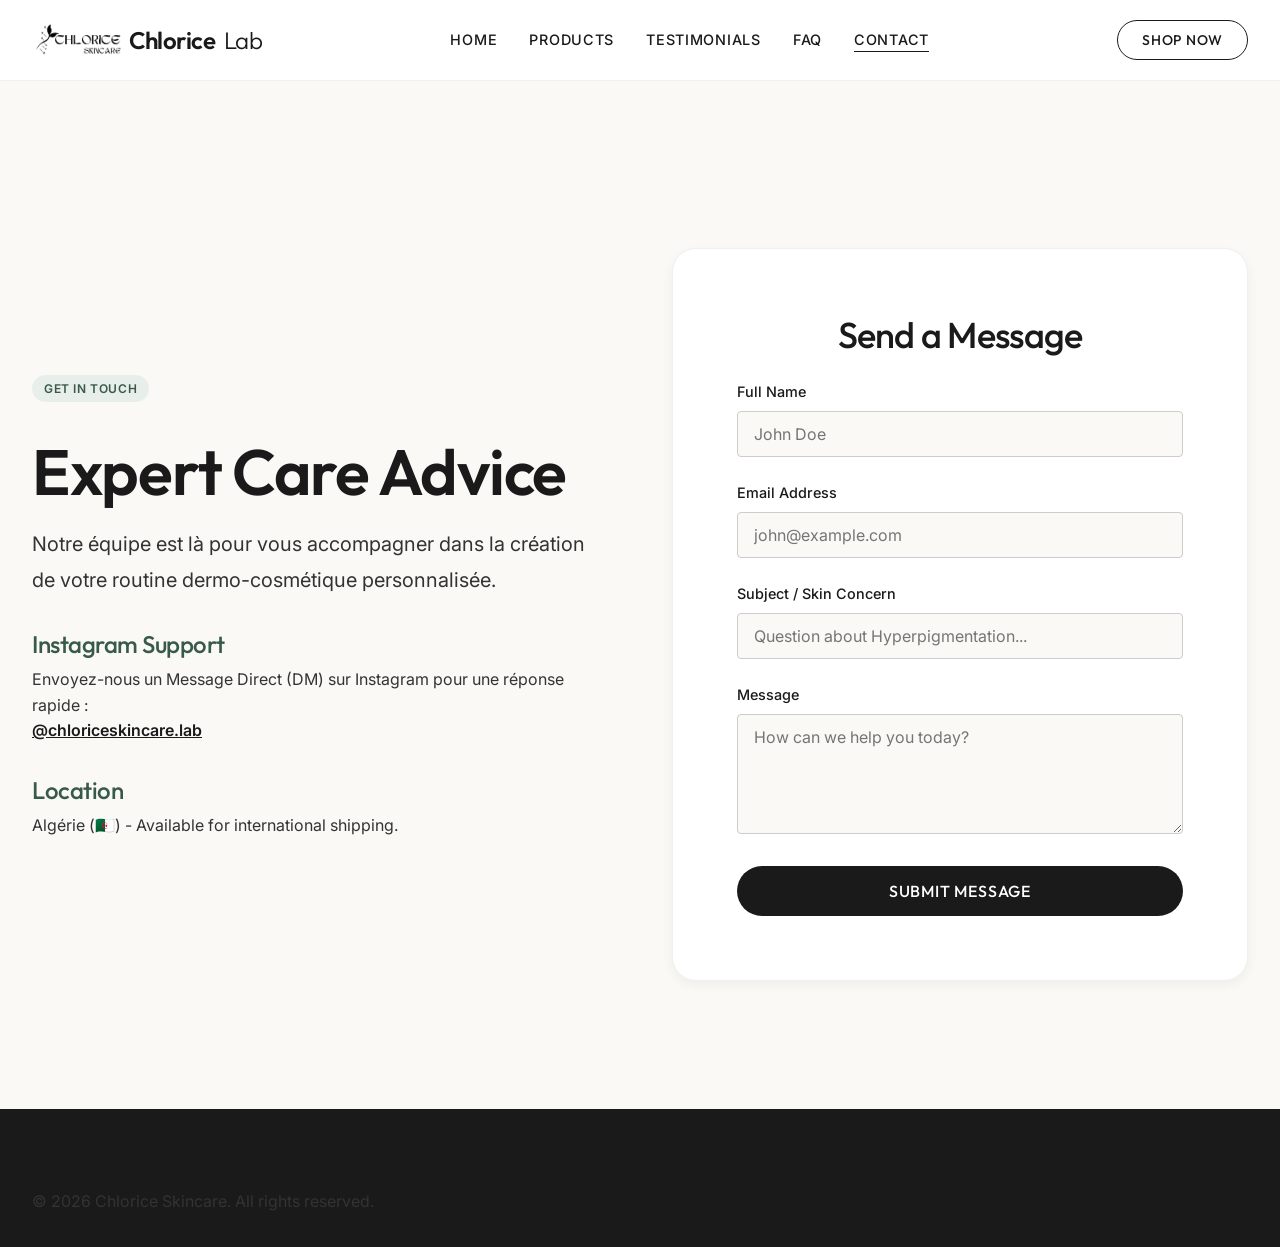
<file: contact.html>
<!DOCTYPE html>
<html lang="en">

<head>
    <meta charset="UTF-8">
    <meta name="viewport" content="width=device-width, initial-scale=1.0">
    <title>Contact Us | Chlorice Skincare</title>
    <link
        href="https://fonts.googleapis.com/css2?family=Inter:wght@300;400;500;600&family=Outfit:wght@300;400;500;600;700&display=swap"
        rel="stylesheet">
    <link rel="stylesheet" href="css/style.css">
    <style>
        .contact-form {
            background: var(--color-white);
            padding: var(--spacing-lg);
            border-radius: var(--border-radius-lg);
            box-shadow: var(--shadow-sm);
            border: 1px solid var(--color-grey-light);
        }

        .form-group {
            margin-bottom: 1.5rem;
        }

        .form-label {
            display: block;
            margin-bottom: 0.5rem;
            font-weight: 500;
            font-size: 0.9rem;
        }

        .form-control {
            width: 100%;
            padding: 0.75rem 1rem;
            border: 1px solid var(--color-grey-medium);
            border-radius: var(--border-radius-sm);
            font-family: var(--font-body);
            font-size: 1rem;
            background-color: var(--color-off-white);
            transition: border-color 0.2s;
        }

        .form-control:focus {
            outline: none;
            border-color: var(--color-botanical-green);
            background-color: var(--color-white);
        }

        textarea.form-control {
            resize: vertical;
            min-height: 120px;
        }
    </style>
</head>

<body style="background-color: var(--color-off-white);">
    <header class="header">
        <div class="container header-container">
            <a href="index.html" class="logo">
                <img src="img/logo.png" alt="Logo"> Chlorice <span style="font-weight: 300;">Lab</span>
            </a>
            <nav>
                <ul class="nav-links">
                    <li><a href="index.html" class="nav-link">Home</a></li>
                    <li><a href="products.html" class="nav-link">Products</a></li>
                    <li><a href="testimonials.html" class="nav-link">Testimonials</a></li>
                    <li><a href="faq.html" class="nav-link">FAQ</a></li>
                    <li><a href="contact.html" class="nav-link active">Contact</a></li>
                </ul>
            </nav>
            <div class="header-actions">
                <a href="products.html" class="btn btn-outline"
                    style="padding: 0.75rem 1.5rem; font-size: 0.875rem;">Shop Now</a>
                <button class="menu-toggle" aria-label="Toggle menu">&#9776;</button>
            </div>
        </div>
    </header>

    <main style="padding-top: 120px;">
        <section class="section">
            <div class="container layout-split align-center">

                <div class="fade-in-up">
                    <span class="badge">Get in Touch</span>
                    <h1 style="margin-top: 1rem;">Expert Care Advice</h1>
                    <p class="text-lead" style="margin-bottom: 2rem;">Notre équipe est là pour vous accompagner dans la
                        création de votre routine dermo-cosmétique personnalisée.</p>

                    <div style="margin-bottom: 2rem;">
                        <h4 style="margin-bottom: 0.5rem; color: var(--color-botanical-green);">Instagram Support</h4>
                        <p>Envoyez-nous un Message Direct (DM) sur Instagram pour une réponse rapide :<br>
                            <a href="#"
                                style="font-weight: 600; text-decoration: underline; color: var(--color-black);">@chloriceskincare.lab</a>
                        </p>
                    </div>

                    <div>
                        <h4 style="margin-bottom: 0.5rem; color: var(--color-botanical-green);">Location</h4>
                        <p>Algérie (🇩🇿) - Available for international shipping.</p>
                    </div>
                </div>

                <div class="contact-form fade-in-up" style="transition-delay: 0.2s;">
                    <h3 style="margin-bottom: 1.5rem; text-align: center;">Send a Message</h3>
                    <form action="#" method="POST">
                        <div class="form-group">
                            <label class="form-label" for="name">Full Name</label>
                            <input type="text" id="name" class="form-control" required placeholder="John Doe">
                        </div>
                        <div class="form-group">
                            <label class="form-label" for="email">Email Address</label>
                            <input type="email" id="email" class="form-control" required placeholder="john@example.com">
                        </div>
                        <div class="form-group">
                            <label class="form-label" for="subject">Subject / Skin Concern</label>
                            <input type="text" id="subject" class="form-control" required
                                placeholder="Question about Hyperpigmentation...">
                        </div>
                        <div class="form-group">
                            <label class="form-label" for="message">Message</label>
                            <textarea id="message" class="form-control" required
                                placeholder="How can we help you today?"></textarea>
                        </div>
                        <button type="submit" class="btn btn-primary" style="width: 100%;">Submit Message</button>
                    </form>
                </div>

            </div>
        </section>
    </main>

    <footer class="footer">
        <div class="container">
            <div class="footer-bottom" style="border: none;">
                <p>&copy; 2026 Chlorice Skincare. All rights reserved.</p>
            </div>
        </div>
    </footer>
    <script src="js/main.js"></script>
</body>

</html>
</file>
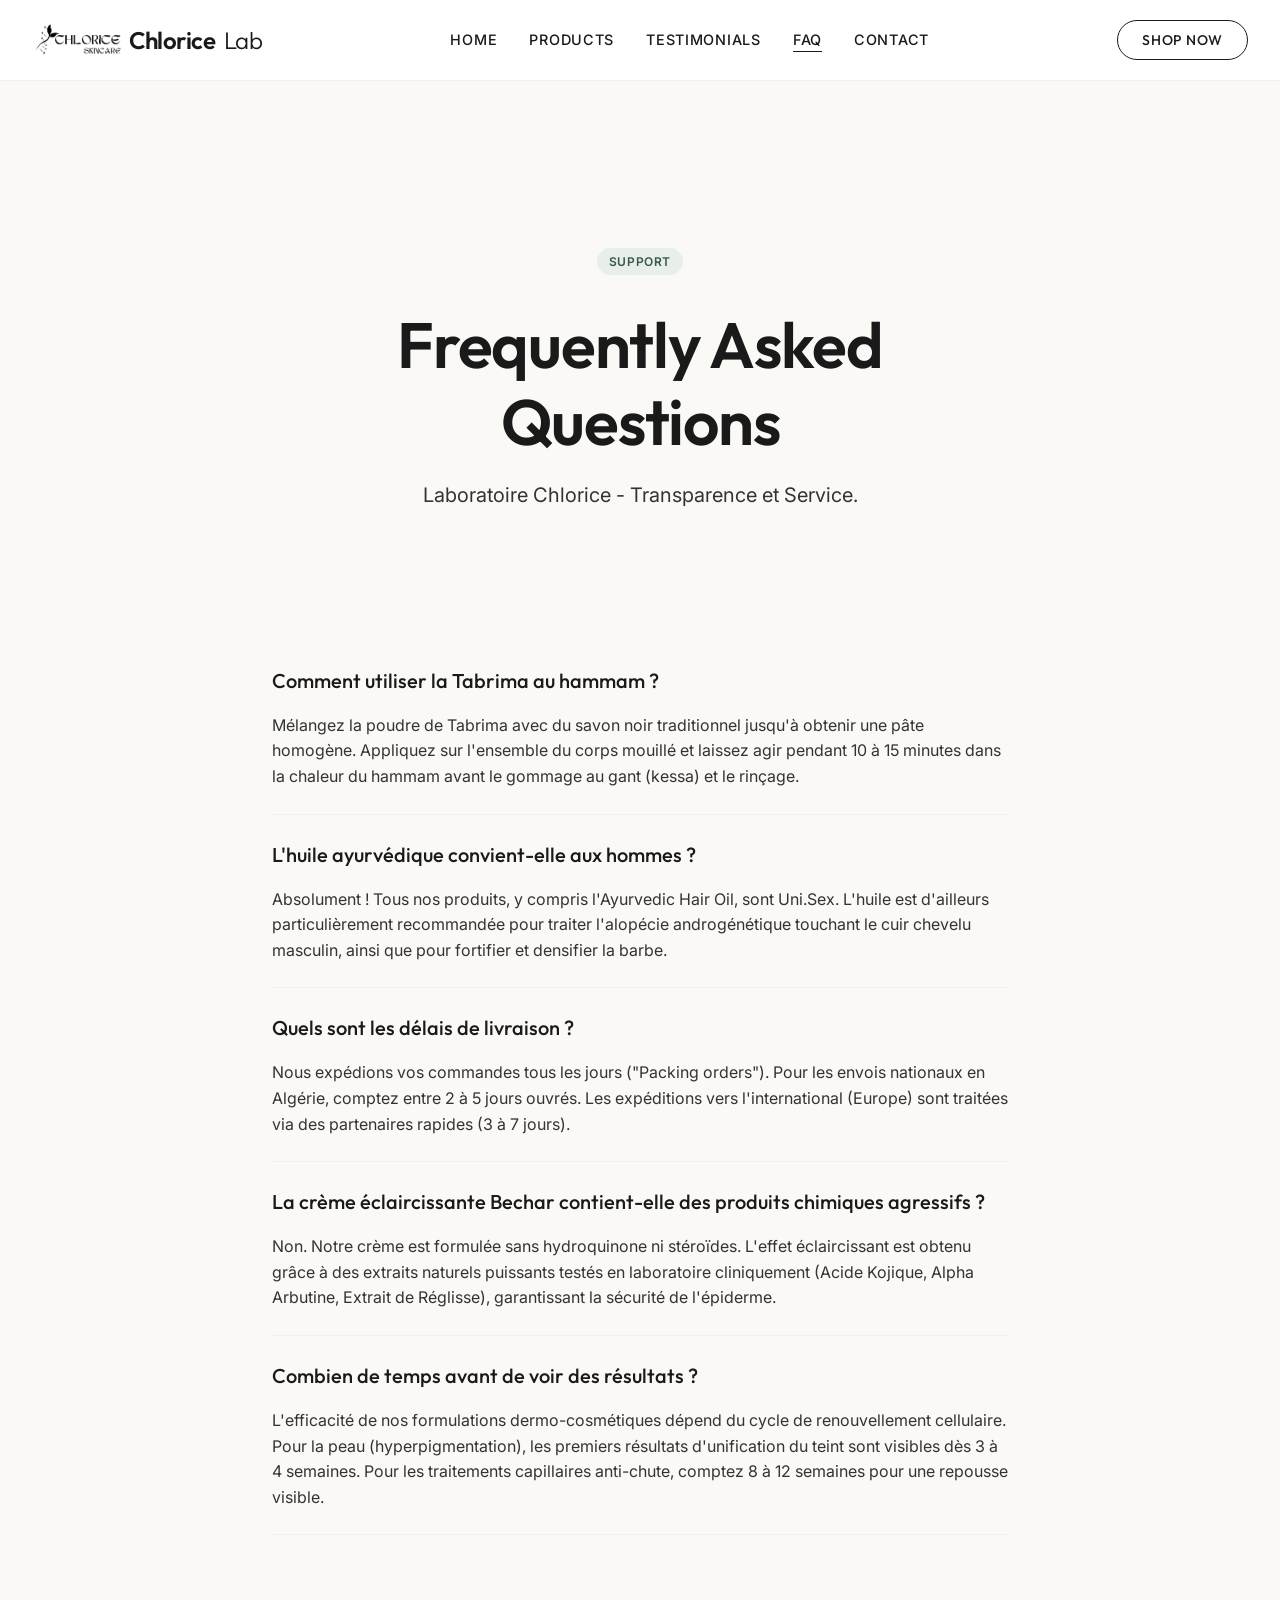
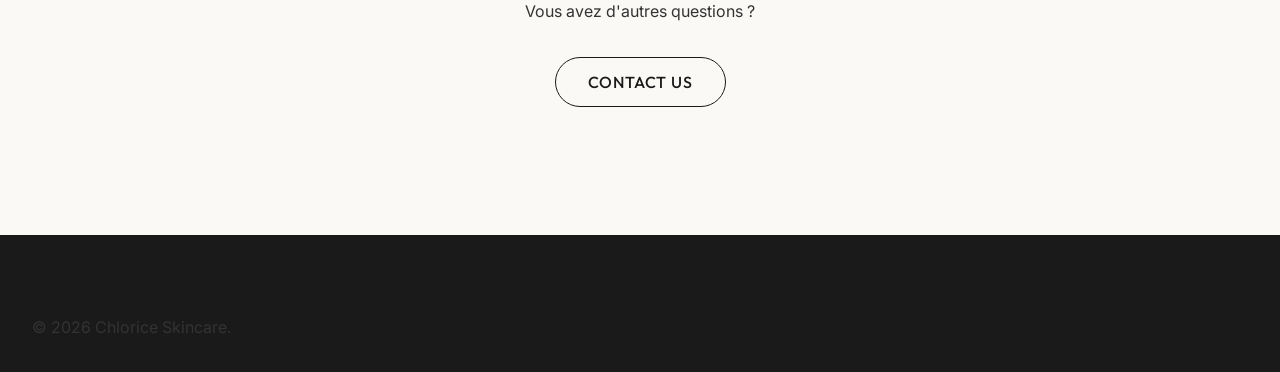
<file: faq.html>
<!DOCTYPE html>
<html lang="en">

<head>
    <meta charset="UTF-8">
    <meta name="viewport" content="width=device-width, initial-scale=1.0">
    <title>FAQ & Support | Chlorice Skincare</title>
    <link
        href="https://fonts.googleapis.com/css2?family=Inter:wght@300;400;500;600&family=Outfit:wght@300;400;500;600;700&display=swap"
        rel="stylesheet">
    <link rel="stylesheet" href="css/style.css">
    <style>
        .faq-item {
            border-bottom: 1px solid var(--color-grey-light);
            padding: 1.5rem 0;
        }

        .faq-question {
            font-family: var(--font-heading);
            font-size: 1.25rem;
            font-weight: 500;
            margin-bottom: 1rem;
            color: var(--color-black);
        }

        .faq-answer {
            color: var(--color-black-light);
            font-size: 1rem;
            line-height: 1.6;
        }
    </style>
</head>

<body>
    <header class="header">
        <div class="container header-container">
            <a href="index.html" class="logo">
                <img src="img/logo.png" alt="Logo"> Chlorice <span style="font-weight: 300;">Lab</span>
            </a>
            <nav>
                <ul class="nav-links">
                    <li><a href="index.html" class="nav-link">Home</a></li>
                    <li><a href="products.html" class="nav-link">Products</a></li>
                    <li><a href="testimonials.html" class="nav-link">Testimonials</a></li>
                    <li><a href="faq.html" class="nav-link active">FAQ</a></li>
                    <li><a href="contact.html" class="nav-link">Contact</a></li>
                </ul>
            </nav>
            <div class="header-actions">
                <a href="products.html" class="btn btn-outline"
                    style="padding: 0.75rem 1.5rem; font-size: 0.875rem;">Shop Now</a>
            </div>
        </div>
    </header>

    <main style="padding-top: 120px;">
        <section class="section">
            <div class="container" style="max-width: 800px;">
                <div class="text-center fade-in-up" style="margin-bottom: var(--spacing-xl);">
                    <span class="badge">Support</span>
                    <h1 style="margin-top: 1rem;">Frequently Asked Questions</h1>
                    <p class="text-lead">Laboratoire Chlorice - Transparence et Service.</p>
                </div>

                <div class="faq-list fade-in-up" style="transition-delay: 0.1s;">
                    <div class="faq-item">
                        <div class="faq-question">Comment utiliser la Tabrima au hammam ?</div>
                        <div class="faq-answer">Mélangez la poudre de Tabrima avec du savon noir traditionnel jusqu'à
                            obtenir une pâte homogène. Appliquez sur l'ensemble du corps mouillé et laissez agir pendant
                            10 à 15 minutes dans la chaleur du hammam avant le gommage au gant (kessa) et le rinçage.
                        </div>
                    </div>

                    <div class="faq-item">
                        <div class="faq-question">L'huile ayurvédique convient-elle aux hommes ?</div>
                        <div class="faq-answer">Absolument ! Tous nos produits, y compris l'Ayurvedic Hair Oil, sont
                            Uni.Sex. L'huile est d'ailleurs particulièrement recommandée pour traiter l'alopécie
                            androgénétique touchant le cuir chevelu masculin, ainsi que pour fortifier et densifier la
                            barbe.</div>
                    </div>

                    <div class="faq-item">
                        <div class="faq-question">Quels sont les délais de livraison ?</div>
                        <div class="faq-answer">Nous expédions vos commandes tous les jours ("Packing orders"). Pour les
                            envois nationaux en Algérie, comptez entre 2 à 5 jours ouvrés. Les expéditions vers
                            l'international (Europe) sont traitées via des partenaires rapides (3 à 7 jours).</div>
                    </div>

                    <div class="faq-item">
                        <div class="faq-question">La crème éclaircissante Bechar contient-elle des produits chimiques
                            agressifs ?</div>
                        <div class="faq-answer">Non. Notre crème est formulée sans hydroquinone ni stéroïdes. L'effet
                            éclaircissant est obtenu grâce à des extraits naturels puissants testés en laboratoire
                            cliniquement (Acide Kojique, Alpha Arbutine, Extrait de Réglisse), garantissant la sécurité
                            de l'épiderme.</div>
                    </div>

                    <div class="faq-item">
                        <div class="faq-question">Combien de temps avant de voir des résultats ?</div>
                        <div class="faq-answer">L'efficacité de nos formulations dermo-cosmétiques dépend du cycle de
                            renouvellement cellulaire. Pour la peau (hyperpigmentation), les premiers résultats
                            d'unification du teint sont visibles dès 3 à 4 semaines. Pour les traitements capillaires
                            anti-chute, comptez 8 à 12 semaines pour une repousse visible.</div>
                    </div>
                </div>

                <div class="text-center fade-in-up" style="margin-top: 4rem;">
                    <p>Vous avez d'autres questions ?</p>
                    <a href="contact.html" class="btn btn-outline" style="margin-top: 1rem;">Contact Us</a>
                </div>
            </div>
        </section>
    </main>

    <footer class="footer">
        <div class="container">
            <div class="footer-bottom" style="border: none;">
                <p>&copy; 2026 Chlorice Skincare.</p>
            </div>
        </div>
    </footer>
    <script src="js/main.js"></script>
</body>

</html>
</file>
<file: css/style.css>
/* ==========================================================================
   CSS BASE & VARIABLES
   ========================================================================== */

/* Variables */
:root {
    /* Colors */
    --color-white: #ffffff;
    --color-off-white: #faf9f6;
    /* Very subtle warm neutral */
    --color-black: #1a1a1a;
    --color-black-light: #333333;
    --color-botanical-green: #385A48;
    /* Deep elegant green */
    --color-botanical-light: #E8EFEA;
    --color-terracotta: #C47C5D;
    /* Warm earthy accent */
    --color-terracotta-light: #F4EAE6;
    --color-grey-light: #F0F0F0;
    --color-grey-medium: #CCCCCC;

    /* Typography */
    --font-heading: 'Outfit', sans-serif;
    --font-body: 'Inter', sans-serif;

    /* Spacing */
    --spacing-xs: 0.5rem;
    /* 8px */
    --spacing-sm: 1rem;
    /* 16px */
    --spacing-md: 2rem;
    /* 32px */
    --spacing-lg: 4rem;
    /* 64px */
    --spacing-xl: 8rem;
    /* 128px */

    /* Layout */
    --container-width: 1280px;
    --container-padding: 2rem;
    --container-padding-mobile: 1rem;

    /* Borders & Radius */
    --border-radius-sm: 4px;
    --border-radius-md: 12px;
    --border-radius-lg: 24px;
    --border-radius-full: 9999px;

    /* Shadows */
    --shadow-sm: 0 4px 12px rgba(0, 0, 0, 0.05);
    --shadow-md: 0 8px 24px rgba(0, 0, 0, 0.08);
    --shadow-lg: 0 20px 40px rgba(0, 0, 0, 0.12);

    /* Transitions */
    --transition-fast: 0.2s ease;
    --transition-normal: 0.4s cubic-bezier(0.25, 0.46, 0.45, 0.94);
    --transition-slow: 0.8s cubic-bezier(0.25, 0.46, 0.45, 0.94);
}

/* Reset */
*,
*::before,
*::after {
    box-sizing: border-box;
    margin: 0;
    padding: 0;
}

html {
    font-size: 16px;
    scroll-behavior: smooth;
}

body {
    font-family: var(--font-body);
    color: var(--color-black);
    background-color: var(--color-off-white);
    line-height: 1.6;
    -webkit-font-smoothing: antialiased;
    -moz-osx-font-smoothing: grayscale;
    overflow-x: hidden;
}

/* Typography */
h1,
h2,
h3,
h4,
h5,
h6 {
    font-family: var(--font-heading);
    font-weight: 500;
    line-height: 1.2;
    color: var(--color-black);
    letter-spacing: -0.02em;
}

h1 {
    font-size: clamp(2.5rem, 5vw, 4.5rem);
    font-weight: 600;
    margin-bottom: var(--spacing-sm);
}

h2 {
    font-size: clamp(2rem, 4vw, 3.5rem);
    margin-bottom: var(--spacing-md);
}

h3 {
    font-size: clamp(1.5rem, 3vw, 2.25rem);
    margin-bottom: var(--spacing-sm);
}

h4 {
    font-size: clamp(1.25rem, 2vw, 1.5rem);
}

p {
    margin-bottom: var(--spacing-sm);
    font-size: 1rem;
    color: var(--color-black-light);
}

.text-lead {
    font-size: 1.25rem;
    font-weight: 400;
    line-height: 1.8;
    color: var(--color-black-light);
}

.text-small {
    font-size: 0.875rem;
    color: var(--color-black-light);
}

a {
    color: inherit;
    text-decoration: none;
    transition: color var(--transition-fast);
}

a:hover {
    color: var(--color-botanical-green);
}

img,
picture,
video,
canvas,
svg {
    display: block;
    max-width: 100%;
    height: auto;
}

/* ==========================================================================
   LAYOUT & UTILITIES
   ========================================================================== */

.container {
    max-width: var(--container-width);
    margin: 0 auto;
    padding: 0 var(--container-padding);
    width: 100%;
}

.section {
    padding: var(--spacing-xl) 0;
}

.section-padding-small {
    padding: var(--spacing-lg) 0;
}

.grid {
    display: grid;
    gap: var(--spacing-md);
}

.flex {
    display: flex;
}

.flex-center {
    display: flex;
    align-items: center;
    justify-content: center;
}

.flex-between {
    display: flex;
    align-items: center;
    justify-content: space-between;
}

.text-center {
    text-align: center;
}

.text-left {
    text-align: left;
}

.text-right {
    text-align: right;
}

/* Colors */
.bg-white {
    background-color: var(--color-white);
}

.bg-off-white {
    background-color: var(--color-off-white);
}

.bg-green {
    background-color: var(--color-botanical-green);
    color: var(--color-white);
}

.bg-green p,
.bg-green h1,
.bg-green h2,
.bg-green h3,
.bg-green h4 {
    color: var(--color-white);
}

.bg-terracotta {
    background-color: var(--color-terracotta);
    color: var(--color-white);
}

.text-green {
    color: var(--color-botanical-green);
}

.text-terracotta {
    color: var(--color-terracotta);
}

/* ==========================================================================
   COMPONENTS
   ========================================================================== */

/* Buttons */
.btn {
    display: inline-flex;
    align-items: center;
    justify-content: center;
    padding: 1rem 2rem;
    font-family: var(--font-heading);
    font-weight: 500;
    font-size: 1rem;
    letter-spacing: 0.05em;
    text-transform: uppercase;
    border-radius: var(--border-radius-full);
    cursor: pointer;
    transition: all var(--transition-normal);
    border: 1px solid transparent;
    text-decoration: none;
    line-height: 1;
}

.btn-primary {
    background-color: var(--color-black);
    color: var(--color-white);
}

.btn-primary:hover {
    background-color: var(--color-botanical-green);
    color: var(--color-white);
    transform: translateY(-2px);
    box-shadow: var(--shadow-md);
}

.btn-outline {
    background-color: transparent;
    color: var(--color-black);
    border-color: var(--color-black);
}

.btn-outline:hover {
    background-color: var(--color-black);
    color: var(--color-white);
}

.btn-white {
    background-color: var(--color-white);
    color: var(--color-black);
}

.btn-white:hover {
    background-color: var(--color-off-white);
    transform: translateY(-2px);
    box-shadow: var(--shadow-md);
}

/* Badge / Tags */
.badge {
    display: inline-block;
    padding: 0.25rem 0.75rem;
    border-radius: var(--border-radius-full);
    font-size: 0.75rem;
    font-weight: 600;
    text-transform: uppercase;
    letter-spacing: 0.05em;
    background-color: var(--color-botanical-light);
    color: var(--color-botanical-green);
    margin-bottom: var(--spacing-sm);
}

.badge-outline {
    background-color: transparent;
    border: 1px solid var(--color-grey-medium);
    color: var(--color-black-light);
}

/* Header / Navigation */
.header {
    position: fixed;
    top: 0;
    left: 0;
    width: 100%;
    z-index: 200;
    background-color: rgba(255, 255, 255, 0.95);
    backdrop-filter: blur(10px);
    border-bottom: 1px solid var(--color-grey-light);
    transition: all var(--transition-fast);
}

.header.scrolled {
    box-shadow: var(--shadow-sm);
    padding: 0.5rem 0;
}

.header-container {
    display: flex;
    justify-content: space-between;
    align-items: center;
    height: 80px;
}

.logo {
    font-family: var(--font-heading);
    font-size: 1.5rem;
    font-weight: 600;
    letter-spacing: -0.02em;
    display: flex;
    align-items: center;
    gap: 0.5rem;
}

.logo img {
    height: 32px;
    width: auto;
}

.nav-links {
    display: flex;
    gap: 2rem;
    list-style: none;
}

.nav-link {
    font-weight: 500;
    font-size: 0.9rem;
    text-transform: uppercase;
    letter-spacing: 0.05em;
    position: relative;
}

.nav-link::after {
    content: '';
    position: absolute;
    bottom: -4px;
    left: 0;
    width: 0%;
    height: 1px;
    background-color: var(--color-black);
    transition: width var(--transition-fast);
}

.nav-link:hover::after,
.nav-link.active::after {
    width: 100%;
}

.header-actions {
    display: flex;
    align-items: center;
    gap: 1rem;
}

.menu-toggle {
    display: none;
    background: none;
    border: none;
    font-size: 1.5rem;
    cursor: pointer;
    color: var(--color-black);
    padding: 0.25rem 0.5rem;
    position: relative;
    z-index: 250;
    line-height: 1;
}

/* Mobile Nav Overlay */
.nav-overlay {
    display: none;
    position: fixed;
    top: 0;
    left: 0;
    width: 100%;
    height: 100%;
    background: rgba(0, 0, 0, 0.45);
    z-index: 150;
    backdrop-filter: blur(3px);
    opacity: 0;
    pointer-events: none;
    transition: opacity 0.35s ease;
}

.nav-overlay.active {
    opacity: 1;
    pointer-events: auto;
}

/* Footer */
.footer {
    background-color: var(--color-black);
    color: var(--color-white);
    padding: var(--spacing-lg) 0 var(--spacing-sm);
}

.footer-grid {
    display: grid;
    grid-template-columns: repeat(3, 1fr);
    gap: var(--spacing-md);
    margin-bottom: var(--spacing-lg);
    text-align: center;
}

.footer-col h4 {
    color: var(--color-white);
    font-size: 1.125rem;
    margin-bottom: var(--spacing-sm);
    text-transform: uppercase;
    letter-spacing: 0.05em;
}

.footer-col p {
    color: var(--color-grey-medium);
    font-size: 0.9rem;
}

.footer-links {
    list-style: none;
    display: flex;
    flex-direction: column;
    gap: 0.75rem;
}

.footer-links a {
    color: var(--color-grey-medium);
    font-size: 0.9rem;
}

.footer-links a:hover {
    color: var(--color-white);
}

.footer-bottom {
    border-top: 1px solid rgba(255, 255, 255, 0.1);
    padding-top: var(--spacing-sm);
    display: flex;
    justify-content: space-between;
    align-items: center;
    font-size: 0.875rem;
    color: var(--color-grey-medium);
}

/* Animations */
.fade-in-up {
    opacity: 0;
    transform: translateY(30px);
    transition: opacity 0.8s ease-out, transform 0.8s ease-out;
}

.fade-in-up.visible {
    opacity: 1;
    transform: translateY(0);
}

/* =====================================================================
   RESPONSIVE BREAKPOINTS
   ===================================================================== */

/* Tablet & Mobile Nav (992px and below) */
@media (max-width: 992px) {
    .nav-links {
        display: none;
        position: fixed;
        top: 0;
        right: 0;
        width: min(300px, 85vw);
        height: 100vh;
        background: var(--color-white);
        z-index: 300;
        flex-direction: column;
        padding: 90px 1.5rem 2rem;
        gap: 0;
        box-shadow: -4px 0 24px rgba(0, 0, 0, 0.12);
        overflow-y: auto;
        transform: translateX(100%);
        transition: transform 0.35s cubic-bezier(0.25, 0.46, 0.45, 0.94);
    }

    .nav-links.mobile-open {
        display: flex;
        transform: translateX(0);
    }

    .nav-links li {
        border-bottom: 1px solid var(--color-grey-light);
    }

    .nav-links li:last-child {
        border-bottom: none;
    }

    .nav-link {
        display: block;
        padding: 1rem 0;
        font-size: 1rem;
    }

    .nav-link::after {
        display: none;
    }

    .menu-toggle {
        display: flex;
        align-items: center;
        justify-content: center;
    }

    .nav-overlay {
        display: block;
    }

    .footer-grid {
        grid-template-columns: repeat(3, 1fr);
    }

    /* Hide Shop Now CTA link/button in header on tablet */
    .header-actions>a.btn {
        display: none;
    }
}

/* Mobile (768px and below) */
@media (max-width: 768px) {
    :root {
        --spacing-xl: 4rem;
        --spacing-lg: 2.5rem;
        --container-padding: 1.25rem;
    }

    .header-container {
        height: 68px;
    }

    .footer-grid {
        grid-template-columns: 1fr;
        gap: var(--spacing-md);
    }

    .btn {
        padding: 0.875rem 1.5rem;
        font-size: 0.9rem;
    }

    .footer-bottom {
        flex-direction: column;
        gap: 0.5rem;
        text-align: center;
    }
}

/* Very small screens (480px and below) */
@media (max-width: 480px) {
    :root {
        --container-padding: 1rem;
    }

    h1 {
        font-size: clamp(2rem, 8vw, 2.5rem);
    }

    h2 {
        font-size: clamp(1.6rem, 6vw, 2.5rem);
    }

    h3 {
        font-size: clamp(1.25rem, 5vw, 1.75rem);
    }
}

/* ==========================================================================
   HOMEPAGE STYLES
   ========================================================================== */

/* Hero Section */
.hero {
    position: relative;
    min-height: 90vh;
    display: flex;
    align-items: center;
    padding-top: 80px;
    /* Header height */
    overflow: hidden;
}

.hero::after {
    content: '';
    position: absolute;
    top: 0;
    left: 0;
    right: 0;
    bottom: 0;
    background: linear-gradient(to right, rgba(250, 249, 246, 0.95) 0%, rgba(250, 249, 246, 0.6) 50%, transparent 100%);
    z-index: 1;
}

.hero-image {
    position: absolute;
    top: 0;
    right: 0;
    width: 65%;
    height: 100%;
    object-fit: cover;
    z-index: 0;
}

.hero-content {
    position: relative;
    z-index: 2;
    max-width: 600px;
    padding: var(--spacing-lg) 0;
    margin-left: max(var(--spacing-md), calc((100vw - var(--container-width)) / 2 + var(--container-padding)));
}

.hero-actions {
    display: flex;
    gap: 1rem;
    margin-top: var(--spacing-md);
}

/* Sections */
.section-header {
    max-width: 800px;
    margin: 0 auto var(--spacing-xl);
}

/* Layout Utilities */
.layout-split {
    display: grid;
    grid-template-columns: 1fr 1fr;
    gap: var(--spacing-lg);
    align-items: center;
}

/* Product Showcase */
.products-showcase {
    grid-template-columns: repeat(auto-fill, minmax(min(350px, 100%), 1fr));
    gap: var(--spacing-lg);
}

.product-card {
    background: var(--color-white);
    border-radius: var(--border-radius-lg);
    overflow: hidden;
    transition: transform var(--transition-normal), box-shadow var(--transition-normal);
    border: 1px solid var(--color-grey-light);
    display: flex;
    flex-direction: column;
}

.product-card:hover {
    transform: translateY(-8px);
    box-shadow: var(--shadow-lg);
}

.product-image {
    position: relative;
    height: 400px;
    background-color: var(--color-botanical-light);
    display: flex;
    align-items: center;
    justify-content: center;
    padding: var(--spacing-md);
    overflow: hidden;
}

.product-image img {
    max-height: 100%;
    object-fit: contain;
    transition: transform var(--transition-slow);
}

.product-card:hover .product-image img {
    transform: scale(1.05);
}

.product-badge {
    position: absolute;
    top: 1rem;
    left: 1rem;
    background: var(--color-black);
    color: var(--color-white);
    font-size: 0.7rem;
    font-weight: 600;
    text-transform: uppercase;
    padding: 0.25rem 0.75rem;
    border-radius: var(--border-radius-full);
}

.product-info {
    padding: var(--spacing-lg);
    flex-grow: 1;
    display: flex;
    flex-direction: column;
}

.product-category {
    font-size: 0.8rem;
    text-transform: uppercase;
    letter-spacing: 0.1em;
    color: var(--color-terracotta);
    font-weight: 600;
    margin-bottom: 0.5rem;
    display: block;
}

.product-info h3 {
    margin-bottom: 0.5rem;
    font-size: 1.5rem;
}

.product-info p {
    font-size: 0.9rem;
    margin-bottom: 0;
    color: var(--color-black-light);
    flex-grow: 1;
}

/* Before & After */
.feature-list {
    list-style: none;
    margin-top: 1.5rem;
}

.feature-list li {
    position: relative;
    padding-left: 2rem;
    margin-bottom: 1rem;
    font-size: 1.05rem;
    color: var(--color-black-light);
}

.feature-list li::before {
    content: '✓';
    position: absolute;
    left: 0;
    top: 0;
    color: var(--color-botanical-green);
    font-weight: bold;
}

/* Botanical Section */
.bg-botanical {
    background-color: var(--color-botanical-green);
    color: var(--color-botanical-light);
}

.bg-botanical h1,
.bg-botanical h2,
.bg-botanical h3,
.bg-botanical h4,
.bg-botanical .text-lead {
    color: var(--color-white);
}

.bg-botanical p {
    color: var(--color-botanical-light);
}

/* Blockquote */
blockquote {
    border-left: 2px solid var(--color-botanical-green);
    padding-left: 2rem;
    margin-left: 0;
}

/* =====================================================================
   PAGE-SPECIFIC RESPONSIVE OVERRIDES
   ===================================================================== */

@media (max-width: 992px) {

    /* Hero on tablet */
    .hero-image {
        width: 100%;
        opacity: 0.4;
    }

    .hero::after {
        background: linear-gradient(to top, rgba(250, 249, 246, 1) 0%, rgba(250, 249, 246, 0.6) 80%);
    }

    .hero-content {
        margin: 0 auto;
        padding: var(--spacing-lg) var(--container-padding);
        text-align: center;
    }

    .hero-actions {
        justify-content: center;
    }

    /* Two-column layout collapses */
    .layout-split {
        grid-template-columns: 1fr;
        gap: var(--spacing-md);
    }

    /* Reset order overrides on mobile */
    .layout-split>[style*="order: 1"],
    .layout-split>[style*="order:1"],
    .layout-split>[style*="order: 2"],
    .layout-split>[style*="order:2"] {
        order: unset !important;
    }

    .comparison-slider {
        margin-top: var(--spacing-md);
    }
}

@media (max-width: 768px) {

    /* Hero on mobile - stack content, override ANY inline positioning */
    .hero {
        display: block !important;
        position: relative;
        min-height: auto !important;
    }

    .hero-content {
        position: relative !important;
        top: auto !important;
        left: auto !important;
        right: auto !important;
        bottom: auto !important;
        transform: none !important;
        margin: 0 !important;
        max-width: 100% !important;
        width: 100% !important;
        padding: var(--spacing-lg) var(--container-padding) !important;
        text-align: center;
        background: rgba(250, 249, 246, 0.92) !important;
        z-index: 3 !important;
    }

    /* Ensure hero overlays never block clicks on mobile */
    .hero-overlay,
    .hero::after {
        pointer-events: none !important;
    }

    /* Products grid: single column on mobile */
    .products-showcase {
        grid-template-columns: 1fr;
    }

    /* Product image height smaller on mobile */
    .product-image {
        height: 280px;
    }

    /* Product info padding */
    .product-info {
        padding: var(--spacing-md);
    }

    /* Section padding scaling */
    .section {
        padding: var(--spacing-lg) 0;
    }

    /* Section header max-width */
    .section-header {
        padding: 0 var(--container-padding);
    }

    /* Blockquote */
    blockquote {
        padding-left: 1.25rem;
    }

    /* Page header */
    .page-header {
        padding: 100px 0 50px !important;
    }
}

/* ==========================================================================
   SHOPPING CART
   ========================================================================== */

.cart-icon-btn {
    background: none;
    border: none;
    position: relative;
    cursor: pointer;
    color: var(--color-black);
    padding: 0.5rem;
    display: flex;
    align-items: center;
    justify-content: center;
}

.cart-count {
    position: absolute;
    top: 0;
    right: 0;
    background-color: var(--color-terracotta);
    color: var(--color-white);
    font-size: 0.7rem;
    font-weight: 700;
    width: 18px;
    height: 18px;
    border-radius: 50%;
    display: flex;
    align-items: center;
    justify-content: center;
    transform: translate(25%, -25%);
}

.cart-overlay {
    position: fixed;
    top: 0;
    left: 0;
    width: 100%;
    height: 100%;
    background: rgba(0, 0, 0, 0.4);
    backdrop-filter: blur(4px);
    z-index: 1000;
    opacity: 0;
    visibility: hidden;
    transition: all var(--transition-normal);
}

.cart-overlay.active {
    opacity: 1;
    visibility: visible;
}

.cart-drawer {
    position: fixed;
    top: 0;
    right: 0;
    width: 100%;
    max-width: 450px;
    height: 100%;
    background: var(--color-white);
    z-index: 1001;
    transform: translateX(100%);
    transition: transform var(--transition-normal);
    display: flex;
    flex-direction: column;
    box-shadow: var(--shadow-lg);
}

.cart-drawer.active {
    transform: translateX(0);
}

.cart-header {
    padding: var(--spacing-md);
    border-bottom: 1px solid var(--color-grey-light);
    display: flex;
    justify-content: space-between;
    align-items: center;
}

.cart-header h3 {
    margin-bottom: 0;
    font-size: 1.5rem;
}

.cart-close {
    background: none;
    border: none;
    font-size: 1.8rem;
    cursor: pointer;
    color: var(--color-black-light);
}

.cart-items {
    flex-grow: 1;
    overflow-y: auto;
    padding: var(--spacing-md);
}

.cart-item {
    display: flex;
    gap: 1rem;
    padding-bottom: 1rem;
    margin-bottom: 1rem;
    border-bottom: 1px solid var(--color-grey-light);
}

.cart-item-img {
    width: 80px;
    height: 80px;
    object-fit: contain;
    background: var(--color-off-white);
    border-radius: var(--border-radius-sm);
}

.cart-item-info {
    flex-grow: 1;
}

.cart-item-info h4 {
    font-size: 1rem;
    margin-bottom: 0.25rem;
    font-weight: 600;
}

.cart-item-price {
    font-weight: 600;
    color: var(--color-botanical-green);
    font-size: 0.9rem;
}

.cart-item-controls {
    display: flex;
    align-items: center;
    gap: 0.75rem;
    margin-top: 0.5rem;
}

.qty-btn {
    background: var(--color-off-white);
    border: 1px solid var(--color-grey-light);
    width: 28px;
    height: 28px;
    border-radius: 4px;
    cursor: pointer;
    display: flex;
    align-items: center;
    justify-content: center;
    font-size: 1.1rem;
}

.cart-footer {
    padding: var(--spacing-md);
    border-top: 1px solid var(--color-grey-light);
    background: var(--color-off-white);
}

.cart-total-row {
    display: flex;
    justify-content: space-between;
    margin-bottom: 1.5rem;
    font-size: 1.125rem;
    font-weight: 600;
}

.cart-empty-message {
    text-align: center;
    margin-top: var(--spacing-lg);
    color: var(--color-grey-medium);
}
</file>
